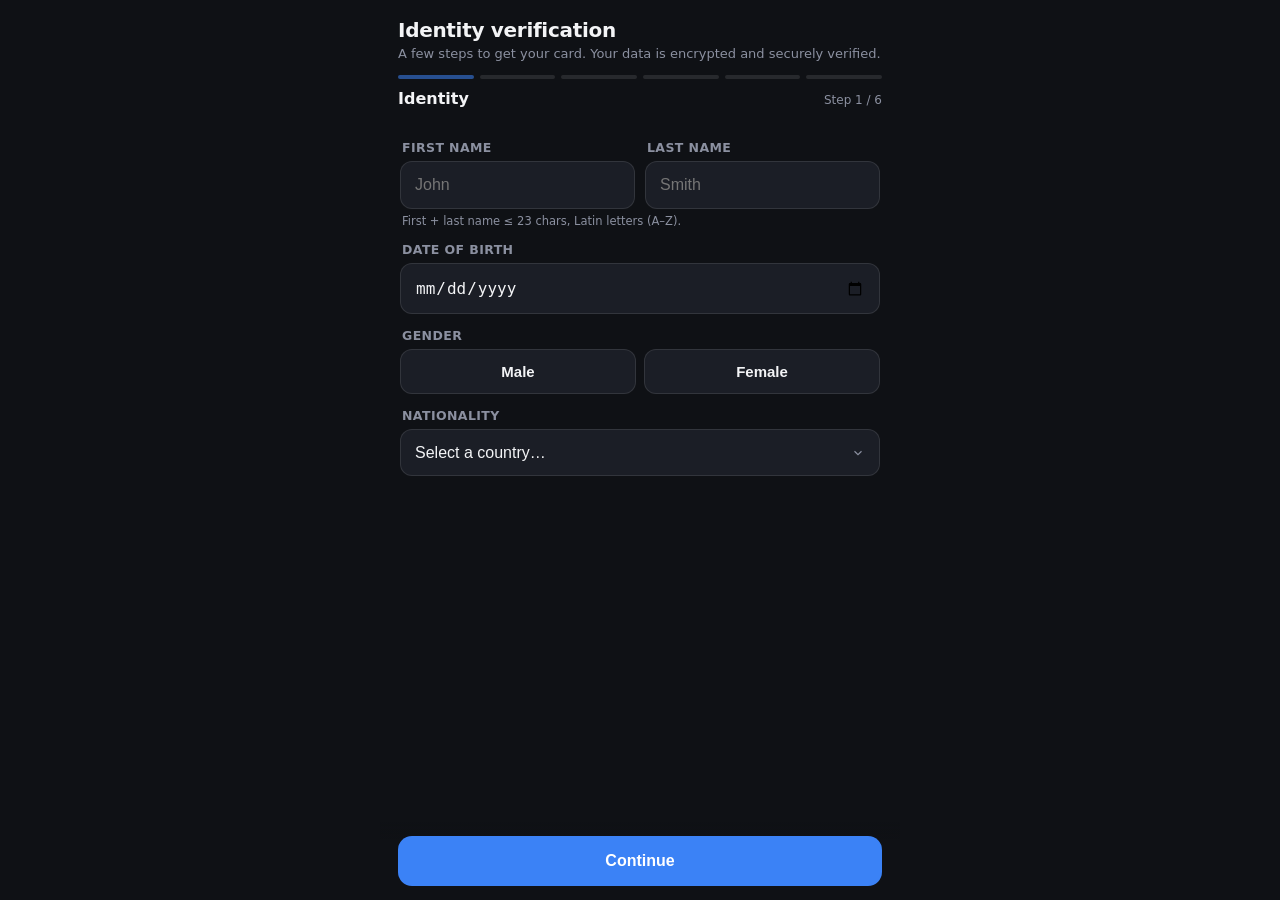
<file: miniapp_telegram/kyc.html>
<!DOCTYPE html>
<html>
<head>
<meta charset="utf-8" />
<meta name="viewport" content="width=device-width, initial-scale=1, maximum-scale=1, user-scalable=no" />
<title>KYC</title>
<script src="https://telegram.org/js/telegram-web-app.js"></script>
<style>
  :root{
    --bg: var(--tg-theme-bg-color, #0f1115);
    --card: var(--tg-theme-secondary-bg-color, #1b1e26);
    --text: var(--tg-theme-text-color, #f3f4f6);
    --hint: var(--tg-theme-hint-color, #8b90a0);
    --accent: var(--tg-theme-button-color, #3b82f6);
    --accent-text: var(--tg-theme-button-text-color, #fff);
    --border: rgba(255,255,255,.10);
    --ok:#22c55e; --err:#ef4444;
  }
  *{box-sizing:border-box; -webkit-tap-highlight-color:transparent}
  html,body{margin:0; background:var(--bg); color:var(--text);
    font-family:-apple-system,BlinkMacSystemFont,"Segoe UI",system-ui,sans-serif;}
  body{padding:0 18px 120px; max-width:520px; margin:0 auto;}
  header{position:sticky; top:0; background:var(--bg); padding:18px 0 12px; z-index:5;}
  .title{font-size:20px; font-weight:800; letter-spacing:-.3px; margin:0;}
  .subtitle{font-size:13px; color:var(--hint); margin:4px 0 14px;}
  .steps{display:flex; gap:6px;}
  .steps i{flex:1; height:4px; border-radius:99px; background:var(--border); transition:.3s;}
  .steps i.done{background:var(--accent);} .steps i.cur{background:var(--accent); opacity:.55;}
  .stepmeta{display:flex; justify-content:space-between; align-items:baseline; margin-top:10px;}
  .stepmeta b{font-size:16px; font-weight:700;} .stepmeta span{font-size:12px; color:var(--hint);}
  .viewport{overflow:hidden;}
  .track{display:flex; transition:transform .35s cubic-bezier(.4,0,.2,1);}
  .panel{min-width:100%; padding:6px 2px 2px; opacity:.4; transition:opacity .35s;}
  .panel.active{opacity:1;}
  label{display:block; font-size:12.5px; font-weight:600; color:var(--hint);
    margin:14px 2px 6px; text-transform:uppercase; letter-spacing:.4px;}
  .field{position:relative;}
  input,select{width:100%; padding:14px; font-size:16px; color:var(--text);
    background:var(--card); border:1.5px solid var(--border); border-radius:12px; outline:none;
    transition:border-color .15s, box-shadow .15s; appearance:none;}
  input:focus,select:focus{border-color:var(--accent); box-shadow:0 0 0 3px color-mix(in srgb,var(--accent) 22%,transparent);}
  input.bad,select.bad{border-color:var(--err);}
  select{background-image:url("data:image/svg+xml;utf8,<svg xmlns='http://www.w3.org/2000/svg' width='14' height='14' viewBox='0 0 24 24' fill='none' stroke='%238b90a0' stroke-width='2'><path d='M6 9l6 6 6-6'/></svg>");
    background-repeat:no-repeat; background-position:right 14px center; padding-right:38px;}
  .row{display:flex; gap:10px;} .row>*{flex:1;} .row .grow2{flex:2;}
  .hint{font-size:11.5px; color:var(--hint); margin:5px 2px 0;}
  .seg{display:flex; gap:8px;}
  .seg button{flex:1; padding:13px; border:1.5px solid var(--border); background:var(--card);
    color:var(--text); border-radius:12px; font-size:15px; font-weight:600;}
  .seg button.on{border-color:var(--accent); background:color-mix(in srgb,var(--accent) 16%,transparent);}
  .drop{display:flex; align-items:center; gap:14px; padding:16px; border:1.5px dashed var(--border);
    border-radius:14px; background:var(--card); cursor:pointer; transition:.15s;}
  .drop:active{transform:scale(.99);}
  .drop.filled{border-style:solid; border-color:var(--ok);}
  .drop .ic{width:46px; height:46px; flex:none; border-radius:12px; display:grid; place-items:center;
    background:color-mix(in srgb,var(--accent) 18%,transparent); font-size:22px;}
  .drop .tx b{display:block; font-size:14.5px; font-weight:700;}
  .drop .tx small{color:var(--hint); font-size:12px;}
  .drop img{width:46px; height:46px; border-radius:12px; object-fit:cover; flex:none; display:none;}
  .drop.filled img{display:block;} .drop.filled .ic{display:none;}
  .err-msg{color:var(--err); font-size:12px; margin:6px 2px 0; display:none;}
  .err-msg.show{display:block;}
  .recap{background:var(--card); border:1px solid var(--border); border-radius:14px; overflow:hidden;}
  .recap div{display:flex; justify-content:space-between; gap:12px; padding:11px 14px; font-size:13.5px; border-top:1px solid var(--border);}
  .recap div:first-child{border-top:0;} .recap span{color:var(--hint);} .recap b{font-weight:600; text-align:right; word-break:break-word;}
  .fab{position:fixed; left:0; right:0; bottom:0; padding:14px 18px calc(14px + env(safe-area-inset-bottom));
    background:linear-gradient(transparent,var(--bg) 22%); max-width:520px; margin:0 auto;}
  .fab button{width:100%; padding:16px; border:0; border-radius:14px; background:var(--accent);
    color:var(--accent-text); font-size:16px; font-weight:800;}
  .final{text-align:center; padding:40px 10px;}
  .final .emoji{font-size:54px;} .final h2{margin:14px 0 6px; font-size:20px;}
  .final p{color:var(--hint); font-size:14px; line-height:1.5;}
  .spin{width:42px;height:42px;border:4px solid var(--border);border-top-color:var(--accent);
    border-radius:50%;animation:spin 1s linear infinite;margin:0 auto;}
  @keyframes spin{to{transform:rotate(360deg)}}
  .hide{display:none!important;}
</style>
</head>
<body>
  <header>
    <h1 class="title" data-i18n="title"></h1>
    <p class="subtitle" data-i18n="subtitle"></p>
    <div class="steps" id="bars"></div>
    <div class="stepmeta"><b id="stepTitle"></b><span id="stepCount"></span></div>
  </header>

  <main id="wizard">
    <div class="viewport"><div class="track" id="track">

      <section class="panel" data-tk="s_identity">
        <div class="row">
          <div class="field"><label data-i18n="l_first"></label><input name="firstName" data-req placeholder="John"><div class="err-msg" data-i18n="e_req"></div></div>
          <div class="field"><label data-i18n="l_last"></label><input name="lastName" data-req placeholder="Smith"><div class="err-msg" data-i18n="e_req"></div></div>
        </div>
        <div class="hint" data-i18n="h_name"></div>
        <label data-i18n="l_dob"></label>
        <div class="field"><input name="dateOfBirth" type="date" data-req><div class="err-msg" data-i18n="e_req"></div></div>
        <label data-i18n="l_gender"></label>
        <div class="seg" id="genderSeg">
          <button type="button" data-v="M" data-i18n="g_m"></button>
          <button type="button" data-v="F" data-i18n="g_f"></button>
        </div>
        <input type="hidden" name="gender" data-req>
        <div class="err-msg" id="genderErr" data-i18n="e_gender"></div>
        <label data-i18n="l_nat"></label>
        <div class="field"><select name="nationality" data-req data-country></select><div class="err-msg" data-i18n="e_req"></div></div>
      </section>

      <section class="panel" data-tk="s_contact">
        <label data-i18n="l_email"></label>
        <div class="field"><input name="email" type="email" data-req placeholder="john@example.com"><div class="err-msg" data-i18n="e_email"></div></div>
        <label data-i18n="l_phone"></label>
        <div class="row">
          <div class="field" style="max-width:96px"><input name="phoneCountryCode" data-req placeholder="1" inputmode="numeric"><div class="err-msg" data-i18n="e_req"></div></div>
          <div class="field grow2"><input name="phoneNumber" data-req placeholder="2025550123" inputmode="numeric"><div class="err-msg" data-i18n="e_req"></div></div>
        </div>
        <div class="hint" data-i18n="h_phone"></div>
      </section>

      <section class="panel" data-tk="s_address">
        <label data-i18n="l_addr"></label>
        <div class="field"><input name="addr_line1" data-req placeholder="123 Main St"><div class="err-msg" data-i18n="e_req"></div></div>
        <input name="addr_line2" data-i18n-ph="ph_line2" style="margin-top:8px">
        <div class="row">
          <div class="field grow2"><label data-i18n="l_city"></label><input name="addr_city" data-req placeholder="New York"><div class="err-msg" data-i18n="e_req"></div></div>
          <div class="field"><label data-i18n="l_state"></label><input name="addr_state" data-req maxlength="40" placeholder="NY"><div class="err-msg" data-i18n="e_req"></div></div>
        </div>
        <div class="row">
          <div class="field"><label data-i18n="l_postal"></label><input name="addr_postal" data-req placeholder="10001"><div class="err-msg" data-i18n="e_req"></div></div>
          <div class="field"><label data-i18n="l_country"></label><select name="addr_country" data-req data-country></select><div class="err-msg" data-i18n="e_req"></div></div>
        </div>
        <div class="hint" data-i18n="h_addr"></div>
      </section>

      <section class="panel" data-tk="s_id">
        <div class="row">
          <div class="field grow2"><label data-i18n="l_idtype"></label>
            <select name="idType" data-req></select></div>
          <div class="field grow2"><label data-i18n="l_idnum"></label><input name="nationalId" data-req placeholder="123456789"><div class="err-msg" data-i18n="e_req"></div></div>
        </div>
        <div class="row">
          <div class="field"><label data-i18n="l_issue"></label><input name="issueDate" type="date"></div>
          <div class="field"><label data-i18n="l_expiry"></label><input name="expiryDate" type="date"></div>
        </div>
        <label data-i18n="l_idfront"></label>
        <div class="drop" id="d_idFront"><div class="ic">🪪</div><img><div class="tx"><b data-i18n="d_front_t"></b><small data-i18n="d_front_s"></small></div></div>
        <input id="idFront" name="idFront" type="file" accept="image/*" class="hide" data-req>
        <div class="err-msg" id="idFrontErr" data-i18n="e_photo"></div>
        <div id="idBackWrap">
          <label data-i18n="l_idback"></label>
          <div class="drop" id="d_idBack"><div class="ic">🪪</div><img><div class="tx"><b data-i18n="d_back_t"></b><small data-i18n="d_back_s"></small></div></div>
        </div>
        <input id="idBack" name="idBack" type="file" accept="image/*" class="hide">
      </section>

      <section class="panel" data-tk="s_selfie">
        <p class="hint" style="margin-top:8px" data-i18n="h_selfie"></p>
        <div class="drop" id="d_selfie" style="margin-top:10px"><div class="ic">🤳</div><img><div class="tx"><b data-i18n="d_selfie_t"></b><small data-i18n="d_selfie_s"></small></div></div>
        <input id="selfie" name="selfie" type="file" accept="image/*" class="hide" data-req>
        <div class="err-msg" id="selfieErr" data-i18n="e_photo"></div>
      </section>

      <section class="panel" data-tk="s_review">
        <p class="hint" style="margin-top:8px" data-i18n="h_review"></p>
        <div class="recap" id="recap"></div>
      </section>

    </div></div>
  </main>

  <div class="fab hide" id="fab"><button id="next"></button></div>
  <div id="done" class="final hide"></div>

<script>
const I18N={
  en:{title:"Identity verification",subtitle:"A few steps to get your card. Your data is encrypted and securely verified.",
    s_identity:"Identity",s_contact:"Contact",s_address:"Address",s_id:"ID document",s_selfie:"Selfie",s_review:"Review",
    l_first:"First name",l_last:"Last name",l_dob:"Date of birth",l_gender:"Gender",g_m:"Male",g_f:"Female",l_nat:"Nationality",
    l_email:"Email",l_phone:"Phone",l_addr:"Address",l_city:"City",l_state:"State/Region",l_postal:"Postal code",l_country:"Country",sel_country:"Select a country…",
    l_idtype:"Type",l_idnum:"Document no.",l_issue:"Issued on",l_expiry:"Expires on",l_idfront:"ID photo — front",l_idback:"ID photo — back (if card/licence)",
    t_passport:"Passport",t_idcard:"ID card",t_dln:"Driver's licence",t_cnric:"National ID (China)",t_hkid:"HKID (Hong Kong)",t_uae:"UAE Residency Permit",
    h_name:"First + last name ≤ 23 chars, Latin letters (A–Z).",h_phone:"Dialing code without “+” (e.g. 33), then number without it.",
    h_addr:"⚠️ Country must match the card program. State/Region is required — a region name (e.g. Gironde) or a US 2-letter code (NY). Letters, numbers, spaces only.",h_selfie:"Take a clear selfie, face fully visible, no mask/glasses if possible. No edited photo.",
    h_review:"Check your information before sending.",ph_line2:"Apt, suite (optional)",
    d_front_t:"Front of the document",d_front_s:"Sharp photo, whole document in frame",d_back_t:"Back (optional)",d_back_s:"Not needed for a passport",
    d_selfie_t:"Take a selfie",d_selfie_s:"Front camera",
    btn_continue:"Continue",btn_submit:"Submit verification",btn_retry:"Retry",step:"Step",
    e_req:"Required",e_email:"Invalid email",e_2:"2-letter code",e_gender:"Pick one",e_photo:"Photo required",e_age:"You must be between 18 and 65.",
    err_phone:"Invalid phone number — enter it without the leading 0 (e.g. 612345678).",err_ssn:"Invalid SSN (9 digits, US only).",err_us:"This card requires a US address.",err_live:"Selfie failed the liveness check — retake a clear photo, face fully visible.",err_file:"Photo unreadable — retake a sharp photo of the document.",err_state:"Invalid State/Region (letters/numbers only, e.g. NY or NA).",btn_fix:"Go back & fix",
    e_name:"Latin letters only (A–Z).",e_namelen:"First + last name: 23 characters max.",e_date:"Invalid date.",e_dob_future:"Date can't be in the future.",e_cc:"Country code: 1–3 digits.",e_phone_num:"Phone: 6–15 digits.",e_issue_future:"Issue date can't be in the future.",e_expired:"Document is expired.",e_dates:"Expiry must be after the issue date.",
    r_name:"Name",r_dob:"Birth",r_gender:"Gender",r_nat:"Nationality",r_email:"Email",r_phone:"Phone",r_addr:"Address",r_id:"Document",r_docs:"Files",
    sending_t:"Sending…",sending_p:"Checking your file.",sent_t:"Verification sent!",sent_p:"You'll be notified in the bot once reviewed.",
    kyc_pending_t:"Already in progress",kyc_pending_p:"Your verification is under review — you'll be notified in the bot.",kyc_passed_t:"Already verified ✅",kyc_passed_p:"Your verification is already approved.",
    fail_t:"Failed",fail_p:"Your verification couldn't be submitted. Please check your information and try again.",neterr_t:"Network error",idmiss_t:"Missing ID",idmiss_p:"Reopen the form from the bot."},
  fr:{title:"Vérification d'identité",subtitle:"Quelques étapes pour obtenir ta carte. Données chiffrées et vérifiées en toute sécurité.",
    s_identity:"Identité",s_contact:"Contact",s_address:"Adresse",s_id:"Pièce d'identité",s_selfie:"Selfie",s_review:"Vérification",
    l_first:"Prénom",l_last:"Nom",l_dob:"Date de naissance",l_gender:"Genre",g_m:"Homme",g_f:"Femme",l_nat:"Nationalité",
    l_email:"Email",l_phone:"Téléphone",l_addr:"Adresse",l_city:"Ville",l_state:"État/Région",l_postal:"Code postal",l_country:"Pays",sel_country:"Choisir un pays…",
    l_idtype:"Type",l_idnum:"N° du document",l_issue:"Émis le",l_expiry:"Expire le",l_idfront:"Photo de la pièce — recto",l_idback:"Photo de la pièce — verso (si carte/permis)",
    t_passport:"Passeport",t_idcard:"Carte d'identité",t_dln:"Permis de conduire",t_cnric:"Carte d'identité (Chine)",t_hkid:"HKID (Hong Kong)",t_uae:"Titre de séjour (EAU)",
    h_name:"Prénom + nom ≤ 23 caractères, lettres latines (A–Z).",h_phone:"Indicatif sans « + » (ex. 33), puis le numéro sans l'indicatif.",
    h_addr:"⚠️ Le pays doit correspondre au programme. État/Région obligatoire — un nom de région (ex. Gironde) ou un code US à 2 lettres (NY). Lettres, chiffres, espaces uniquement.",h_selfie:"Selfie net, visage bien visible, sans masque ni lunettes si possible. Pas de photo retouchée.",
    h_review:"Vérifie tes informations avant l'envoi.",ph_line2:"Apt, suite (optionnel)",
    d_front_t:"Recto de la pièce",d_front_s:"Photo nette, document entier dans le cadre",d_back_t:"Verso (optionnel)",d_back_s:"Inutile pour un passeport",
    d_selfie_t:"Prendre un selfie",d_selfie_s:"Caméra frontale",
    btn_continue:"Continuer",btn_submit:"Envoyer ma vérification",btn_retry:"Réessayer",step:"Étape",
    e_req:"Requis",e_email:"Email invalide",e_2:"Code 2 lettres",e_gender:"Choisis une option",e_photo:"Photo requise",e_age:"Tu dois avoir entre 18 et 65 ans.",
    err_phone:"Numéro invalide — saisis-le sans le 0 initial (ex. 612345678).",err_ssn:"SSN invalide (9 chiffres, US uniquement).",err_us:"Cette carte exige une adresse US.",err_live:"Le selfie a échoué au test de vivacité — reprends une photo nette, visage bien visible.",err_file:"Photo illisible — reprends une photo nette du document.",err_state:"État/Région invalide (lettres/chiffres, ex. NY ou NA).",btn_fix:"Revenir corriger",
    e_name:"Lettres latines uniquement (A–Z).",e_namelen:"Prénom + nom : 23 caractères max.",e_date:"Date invalide.",e_dob_future:"La date ne peut pas être dans le futur.",e_cc:"Indicatif : 1 à 3 chiffres.",e_phone_num:"Téléphone : 6 à 15 chiffres.",e_issue_future:"La date d'émission ne peut pas être dans le futur.",e_expired:"Le document est expiré.",e_dates:"L'expiration doit être après la date d'émission.",
    r_name:"Nom",r_dob:"Naissance",r_gender:"Genre",r_nat:"Nationalité",r_email:"Email",r_phone:"Téléphone",r_addr:"Adresse",r_id:"Pièce",r_docs:"Fichiers",
    sending_t:"Envoi en cours…",sending_p:"Vérification de ton dossier.",sent_t:"Vérification envoyée !",sent_p:"Tu seras notifié dans le bot une fois examinée.",
    kyc_pending_t:"Déjà en cours",kyc_pending_p:"Ta vérification est en cours d'examen — tu seras notifié dans le bot.",kyc_passed_t:"Déjà validée ✅",kyc_passed_p:"Ta vérification est déjà approuvée.",
    fail_t:"Échec",fail_p:"Ta vérification n'a pas pu être envoyée. Vérifie tes informations et réessaie.",neterr_t:"Erreur réseau",idmiss_t:"Identifiant manquant",idmiss_p:"Rouvre le formulaire depuis le bot."},
  ru:{title:"Подтверждение личности",subtitle:"Несколько шагов для получения карты. Данные зашифрованы и надёжно проверяются.",
    s_identity:"Личные данные",s_contact:"Контакты",s_address:"Адрес",s_id:"Документ",s_selfie:"Селфи",s_review:"Проверка",
    l_first:"Имя",l_last:"Фамилия",l_dob:"Дата рождения",l_gender:"Пол",g_m:"Мужской",g_f:"Женский",l_nat:"Гражданство",
    l_email:"Эл. почта",l_phone:"Телефон",l_addr:"Адрес",l_city:"Город",l_state:"Штат/Регион",l_postal:"Индекс",l_country:"Страна",sel_country:"Выберите страну…",
    l_idtype:"Тип",l_idnum:"№ документа",l_issue:"Выдан",l_expiry:"Действует до",l_idfront:"Фото документа — лицевая",l_idback:"Фото документа — оборот (если карта/права)",
    t_passport:"Паспорт",t_idcard:"Удостоверение",t_dln:"Водительские права",t_cnric:"Удостоверение (Китай)",t_hkid:"HKID (Гонконг)",t_uae:"ВНЖ (ОАЭ)",
    h_name:"Имя + фамилия ≤ 23 символов, латиница (A–Z).",h_phone:"Код страны без «+» (напр. 7), затем номер без кода.",
    h_addr:"⚠️ Страна должна соответствовать программе. Штат/Регион обязателен — название региона (напр. Gironde) или код США из 2 букв (NY). Только буквы, цифры, пробелы.",h_selfie:"Чёткое селфи, лицо полностью видно, без маски/очков по возможности. Без обработки.",
    h_review:"Проверьте данные перед отправкой.",ph_line2:"Кв., офис (необязательно)",
    d_front_t:"Лицевая сторона",d_front_s:"Чёткое фото, документ целиком в кадре",d_back_t:"Оборот (необязательно)",d_back_s:"Не нужно для паспорта",
    d_selfie_t:"Сделать селфи",d_selfie_s:"Фронтальная камера",
    btn_continue:"Продолжить",btn_submit:"Отправить проверку",btn_retry:"Повторить",step:"Шаг",
    e_req:"Обязательно",e_email:"Неверный email",e_2:"Код 2 буквы",e_gender:"Выберите",e_photo:"Нужно фото",e_age:"Вам должно быть от 18 до 65 лет.",
    err_phone:"Неверный номер — без ведущего 0 (напр. 612345678).",err_ssn:"Неверный SSN (9 цифр, только США).",err_us:"Для этой карты нужен адрес США.",err_live:"Селфи не прошло проверку — переснимите чёткое фото, лицо полностью видно.",err_file:"Фото нечитаемо — переснимите чёткое фото документа.",err_state:"Неверный штат/регион (буквы/цифры, напр. NY).",btn_fix:"Вернуться и исправить",
    e_name:"Только латинские буквы (A–Z).",e_namelen:"Имя + фамилия: максимум 23 символа.",e_date:"Неверная дата.",e_dob_future:"Дата не может быть в будущем.",e_cc:"Код страны: 1–3 цифры.",e_phone_num:"Телефон: 6–15 цифр.",e_issue_future:"Дата выдачи не может быть в будущем.",e_expired:"Документ просрочен.",e_dates:"Срок действия должен быть позже даты выдачи.",
    r_name:"Имя",r_dob:"Рождение",r_gender:"Пол",r_nat:"Гражданство",r_email:"Email",r_phone:"Телефон",r_addr:"Адрес",r_id:"Документ",r_docs:"Файлы",
    sending_t:"Отправка…",sending_p:"Проверка вашей заявки.",sent_t:"Проверка отправлена!",sent_p:"Вы получите уведомление в боте после проверки.",
    kyc_pending_t:"Уже в обработке",kyc_pending_p:"Ваша проверка на рассмотрении — уведомление придёт в бот.",kyc_passed_t:"Уже подтверждено ✅",kyc_passed_p:"Ваша проверка уже одобрена.",
    fail_t:"Ошибка",fail_p:"Не удалось отправить проверку. Проверьте данные и повторите попытку.",neterr_t:"Ошибка сети",idmiss_t:"Нет идентификатора",idmiss_p:"Откройте форму заново из бота."},
};
const tg = window.Telegram?.WebApp; if(tg){tg.ready(); tg.expand();}
const qs = new URLSearchParams(location.search);
const uid = qs.get('uid') || tg?.initDataUnsafe?.user?.id || '';
// langue = celle CHOISIE dans le bot (passée via ?lang=) ; défaut anglais.
// On NE retombe PAS sur la langue du client Telegram (évite un français non voulu).
let lang = (qs.get('lang') || 'en').slice(0,2).toLowerCase();
if(!I18N[lang]) lang='en';
try{ document.documentElement.lang = lang; }catch(e){}  // aide le sélecteur de date natif
const T = I18N[lang];
document.documentElement.lang=lang;
const t=k=>T[k]||k;
// applique les traductions
document.querySelectorAll('[data-i18n]').forEach(e=>e.textContent=t(e.dataset.i18n));
document.querySelectorAll('[data-i18n-ph]').forEach(e=>e.placeholder=t(e.dataset.i18nPh));

// --- Liste pays ISO-3166-1 alpha-2 (value = code ISO2 attendu par l'API) ---
const COUNTRIES="AF:Afghanistan|AX:Åland Islands|AL:Albania|DZ:Algeria|AS:American Samoa|AD:Andorra|AO:Angola|AI:Anguilla|AG:Antigua and Barbuda|AR:Argentina|AM:Armenia|AW:Aruba|AU:Australia|AT:Austria|AZ:Azerbaijan|BS:Bahamas|BH:Bahrain|BD:Bangladesh|BB:Barbados|BY:Belarus|BE:Belgium|BZ:Belize|BJ:Benin|BM:Bermuda|BT:Bhutan|BO:Bolivia|BA:Bosnia and Herzegovina|BW:Botswana|BR:Brazil|IO:British Indian Ocean Territory|BN:Brunei|BG:Bulgaria|BF:Burkina Faso|BI:Burundi|CV:Cabo Verde|KH:Cambodia|CM:Cameroon|CA:Canada|KY:Cayman Islands|CF:Central African Republic|TD:Chad|CL:Chile|CN:China|CO:Colombia|KM:Comoros|CG:Congo|CD:Congo (DRC)|CK:Cook Islands|CR:Costa Rica|CI:Côte d'Ivoire|HR:Croatia|CU:Cuba|CW:Curaçao|CY:Cyprus|CZ:Czechia|DK:Denmark|DJ:Djibouti|DM:Dominica|DO:Dominican Republic|EC:Ecuador|EG:Egypt|SV:El Salvador|GQ:Equatorial Guinea|ER:Eritrea|EE:Estonia|SZ:Eswatini|ET:Ethiopia|FK:Falkland Islands|FO:Faroe Islands|FJ:Fiji|FI:Finland|FR:France|GF:French Guiana|PF:French Polynesia|GA:Gabon|GM:Gambia|GE:Georgia|DE:Germany|GH:Ghana|GI:Gibraltar|GR:Greece|GL:Greenland|GD:Grenada|GP:Guadeloupe|GU:Guam|GT:Guatemala|GG:Guernsey|GN:Guinea|GW:Guinea-Bissau|GY:Guyana|HT:Haiti|HN:Honduras|HK:Hong Kong|HU:Hungary|IS:Iceland|IN:India|ID:Indonesia|IR:Iran|IQ:Iraq|IE:Ireland|IM:Isle of Man|IL:Israel|IT:Italy|JM:Jamaica|JP:Japan|JE:Jersey|JO:Jordan|KZ:Kazakhstan|KE:Kenya|KI:Kiribati|KW:Kuwait|KG:Kyrgyzstan|LA:Laos|LV:Latvia|LB:Lebanon|LS:Lesotho|LR:Liberia|LY:Libya|LI:Liechtenstein|LT:Lithuania|LU:Luxembourg|MO:Macao|MG:Madagascar|MW:Malawi|MY:Malaysia|MV:Maldives|ML:Mali|MT:Malta|MH:Marshall Islands|MQ:Martinique|MR:Mauritania|MU:Mauritius|YT:Mayotte|MX:Mexico|FM:Micronesia|MD:Moldova|MC:Monaco|MN:Mongolia|ME:Montenegro|MS:Montserrat|MA:Morocco|MZ:Mozambique|MM:Myanmar|NA:Namibia|NR:Nauru|NP:Nepal|NL:Netherlands|NC:New Caledonia|NZ:New Zealand|NI:Nicaragua|NE:Niger|NG:Nigeria|NU:Niue|MK:North Macedonia|KP:North Korea|NO:Norway|OM:Oman|PK:Pakistan|PW:Palau|PS:Palestine|PA:Panama|PG:Papua New Guinea|PY:Paraguay|PE:Peru|PH:Philippines|PL:Poland|PT:Portugal|PR:Puerto Rico|QA:Qatar|RE:Réunion|RO:Romania|RU:Russia|RW:Rwanda|BL:Saint Barthélemy|KN:Saint Kitts and Nevis|LC:Saint Lucia|MF:Saint Martin|VC:Saint Vincent and the Grenadines|WS:Samoa|SM:San Marino|ST:São Tomé and Príncipe|SA:Saudi Arabia|SN:Senegal|RS:Serbia|SC:Seychelles|SL:Sierra Leone|SG:Singapore|SX:Sint Maarten|SK:Slovakia|SI:Slovenia|SB:Solomon Islands|SO:Somalia|ZA:South Africa|KR:South Korea|SS:South Sudan|ES:Spain|LK:Sri Lanka|SD:Sudan|SR:Suriname|SE:Sweden|CH:Switzerland|SY:Syria|TW:Taiwan|TJ:Tajikistan|TZ:Tanzania|TH:Thailand|TL:Timor-Leste|TG:Togo|TK:Tokelau|TO:Tonga|TT:Trinidad and Tobago|TN:Tunisia|TR:Türkiye|TM:Turkmenistan|TC:Turks and Caicos Islands|TV:Tuvalu|UG:Uganda|UA:Ukraine|AE:United Arab Emirates|GB:United Kingdom|US:United States|UY:Uruguay|UZ:Uzbekistan|VU:Vanuatu|VA:Vatican City|VE:Venezuela|VN:Vietnam|VG:Virgin Islands (British)|VI:Virgin Islands (U.S.)|YE:Yemen|ZM:Zambia|ZW:Zimbabwe"
  .split("|").map(s=>{const i=s.indexOf(":");return [s.slice(0,i),s.slice(i+1)];});
const COUNTRY_NAME=Object.fromEntries(COUNTRIES);
const flag=iso=>iso.replace(/./g,c=>String.fromCodePoint(0x1F1E6+c.charCodeAt(0)-65));
document.querySelectorAll('select[data-country]').forEach(sel=>{
  let html=`<option value="" disabled selected>${t('sel_country')}</option>`;
  COUNTRIES.forEach(([iso,name])=>{ html+=`<option value="${iso}">${flag(iso)}  ${name}</option>`; });
  sel.innerHTML=html;
});

const panels=[...document.querySelectorAll('.panel')];
const track=document.getElementById('track'); const bars=document.getElementById('bars');
panels.forEach(()=>bars.insertAdjacentHTML('beforeend','<i></i>')); const barEls=[...bars.children];
let step=0; const LAST=panels.length-1;
const useMain = !!tg?.MainButton;       // un seul bouton : MainButton si dispo, sinon .fab
if(!useMain) document.getElementById('fab').classList.remove('hide');

const seg=document.getElementById('genderSeg'); const genderInput=document.querySelector('input[name=gender]');
seg.querySelectorAll('button').forEach(b=>b.onclick=()=>{
  seg.querySelectorAll('button').forEach(x=>x.classList.remove('on')); b.classList.add('on');
  genderInput.value=b.dataset.v; document.getElementById('genderErr').classList.remove('show');});

function bindDrop(id){const inp=document.getElementById(id),zone=document.getElementById('d_'+id),img=zone.querySelector('img');
  zone.onclick=()=>inp.click();
  inp.onchange=()=>{const f=inp.files[0]; if(!f)return; zone.classList.add('filled'); img.src=URL.createObjectURL(f);
    (document.getElementById(id+'Err')||{classList:{remove(){}}}).classList.remove('show');};}
['idFront','idBack','selfie'].forEach(bindDrop);

// idType DYNAMIQUE selon la nationalité (cohérence exigée par Interlace).
const idTypeSel=document.querySelector('select[name=idType]');
const natSel=document.querySelector('select[name=nationality]');
function idTypeOptions(nat){
  nat=(nat||'').toUpperCase();
  const list=[['PASSPORT','t_passport']];        // passeport : toujours dispo
  if(nat==='CN') list.push(['CN-RIC','t_cnric']);
  else if(nat==='HK') list.push(['HK-HKID','t_hkid']);
  else {
    list.push(['Government-Issued ID Card','t_idcard']);
    list.push(['DLN','t_dln']);
    if(nat==='AE') list.push(['UAE Residency Permit','t_uae']);
  }
  return list;
}
function refreshIdTypes(){
  const prev=idTypeSel.value;
  idTypeSel.innerHTML=idTypeOptions(natSel&&natSel.value).map(
    ([v,k])=>`<option value="${v}">${t(k)}</option>`).join('');
  if([...idTypeSel.options].some(o=>o.value===prev)) idTypeSel.value=prev;
  toggleBack();
}
// Passeport = une seule face -> on masque le verso (réaffiché pour CNI/permis/etc.)
function toggleBack(){ const isPass=idTypeSel.value==='PASSPORT';
  document.getElementById('idBackWrap').style.display=isPass?'none':'block';
  if(isPass){ const ib=document.getElementById('idBack'); ib.value='';
    document.getElementById('d_idBack').classList.remove('filled'); } }
idTypeSel.addEventListener('change',toggleBack);
if(natSel) natSel.addEventListener('change',refreshIdTypes);
refreshIdTypes();

function render(){
  track.style.transform=`translateX(-${step*100}%)`;
  panels.forEach((p,i)=>p.classList.toggle('active',i===step));
  barEls.forEach((b,i)=>b.className=i<step?'done':(i===step?'cur':''));
  document.getElementById('stepTitle').textContent=t(panels[step].dataset.tk);
  document.getElementById('stepCount').textContent=`${t('step')} ${step+1} / ${panels.length}`;
  if(step===LAST) buildRecap();
  const label = step===LAST ? t('btn_submit') : t('btn_continue');
  document.getElementById('next').textContent=label;
  if(useMain){ tg.MainButton.setText(label); tg.MainButton.show(); tg.MainButton.enable(); }
  if(tg?.BackButton){ step>0?tg.BackButton.show():tg.BackButton.hide(); }
  window.scrollTo({top:0,behavior:'smooth'});
}
function _age(s){ const b=new Date(s); if(isNaN(b)) return 0; const n=new Date();
  let a=n.getFullYear()-b.getFullYear(); const m=n.getMonth()-b.getMonth();
  if(m<0||(m===0&&n.getDate()<b.getDate())) a--; return a; }
function _emEl(el){
  return document.getElementById((el.name||el.id||'')+'Err')
    || document.getElementById((el.id||'')+'Err')
    || el.closest('.field')?.querySelector('.err-msg')
    || el.parentElement?.querySelector('.err-msg'); }
function showErr(el,key){ if(el.type!=='hidden'&&el.type!=='file') el.classList.add('bad');
  const em=_emEl(el); if(em){ em.textContent=t(key); em.classList.add('show'); } }
function clearErr(el){ if(el.classList) el.classList.remove('bad');
  const em=_emEl(el); if(em) em.classList.remove('show'); }
// Validation par champ : renvoie une clé d'erreur i18n, ou null si OK.
function fieldError(el){
  const name=el.name||el.id, v=(el.value||'').trim();
  if(el.type==='file') return (el.hasAttribute('data-req')&&el.files.length===0)?'e_photo':null;
  if(!v) return el.hasAttribute('data-req')?'e_req':null;     // vide : requis -> err, sinon OK
  if(name==='email' && !/^[^@\s]+@[^@\s]+\.[^@\s]+$/.test(v)) return 'e_email';
  if(name==='firstName'||name==='lastName'){
    if(!/^[A-Za-zÀ-ÿ][A-Za-zÀ-ÿ '\-]*$/.test(v)) return 'e_name';
    const fn=(document.querySelector('[name=firstName]')?.value||'').trim();
    const ln=(document.querySelector('[name=lastName]')?.value||'').trim();
    if(fn.length+ln.length>23) return 'e_namelen'; }
  if(name==='dateOfBirth'){ const b=new Date(v); if(isNaN(b)) return 'e_date';
    if(b>new Date()) return 'e_dob_future'; const a=_age(v); if(a<18||a>65) return 'e_age'; }
  if(name==='phoneCountryCode' && !/^\d{1,3}$/.test(v)) return 'e_cc';
  if(name==='phoneNumber' && !/^\d{6,15}$/.test(v)) return 'e_phone_num';
  if(name==='addr_state' && !/^[A-Za-z0-9 ]+$/.test(v)) return 'err_state';
  if(name==='issueDate' && new Date(v)>new Date()) return 'e_issue_future';
  if(name==='expiryDate'){ const exp=new Date(v); if(exp<new Date()) return 'e_expired';
    const iss=document.querySelector('[name=issueDate]')?.value;
    if(iss && new Date(iss)>exp) return 'e_dates'; }
  return null;
}
function validStep(){
  let ok=true;
  panels[step].querySelectorAll('input,select').forEach(el=>{
    if(el.type==='hidden' && (el.name||el.id)!=='gender') return;
    const err=fieldError(el);
    if(err){ ok=false; showErr(el,err); } });
  return ok;
}
// erreurs en temps réel : on valide au blur, on efface dès qu'on corrige
document.addEventListener('focusout', e=>{ const el=e.target;
  if(el && el.matches && el.matches('input,select') && (el.name||el.id)){
    const err=fieldError(el); if(err) showErr(el,err); else clearErr(el); } });
document.addEventListener('input', e=>{ if(e.target) clearErr(e.target); });
function buildRecap(){
  const g=v=>document.querySelector(`[name="${v}"]`)?.value||'—';
  const cn=v=>{const c=document.querySelector(`[name="${v}"]`)?.value;return c?`${flag(c)} ${COUNTRY_NAME[c]||c}`:'—';};
  const gd=genderInput.value==='F'?t('g_f'):(genderInput.value==='M'?t('g_m'):'—');
  const rows=[[t('r_name'),`${g('firstName')} ${g('lastName')}`],[t('r_dob'),g('dateOfBirth')],[t('r_gender'),gd],
    [t('r_nat'),cn('nationality')],[t('r_email'),g('email')],[t('r_phone'),`+${g('phoneCountryCode')} ${g('phoneNumber')}`],
    [t('r_addr'),`${g('addr_line1')}, ${g('addr_city')} ${g('addr_state')} ${g('addr_postal')}, ${cn('addr_country')}`],
    [t('r_id'),`${document.querySelector('[name=idType]').selectedOptions[0].text} · ${g('nationalId')}`],
    [t('r_docs'),`${document.getElementById('idFront').files.length?'✓':'—'} ${document.getElementById('idBack').files.length?'✓':''} ${document.getElementById('selfie').files.length?'🤳':''}`]];
  document.getElementById('recap').innerHTML=rows.map(([k,v])=>`<div><span>${k}</span><b>${v}</b></div>`).join('');
}
async function advance(){ if(!validStep()){ tg?.HapticFeedback?.notificationOccurred?.('error'); return; }
  if(step<LAST){ step++; render(); return; } await submit(); }
document.getElementById('next').onclick=advance;
if(useMain) tg.MainButton.onClick(advance);
if(tg?.BackButton) tg.BackButton.onClick(()=>{ if(step>0){step--; render();} });
async function submit(){
  if(!uid){ showFinal('⚠️',t('idmiss_t'),t('idmiss_p')); return; }
  document.getElementById('wizard').classList.add('hide'); document.getElementById('fab').classList.add('hide');
  if(useMain) tg.MainButton.hide(); if(tg?.BackButton) tg.BackButton.hide();
  showFinal('<div class="spin"></div>',t('sending_t'),t('sending_p'));
  const fd=new FormData();
  document.querySelectorAll('[name]').forEach(el=>{ if(el.type==='file'){ if(el.files[0]) fd.append(el.name,el.files[0]); }
    else if(el.value) fd.append(el.name,el.value); });
  fd.append('uid',uid); fd.append('lang',lang); if(tg?.initData) fd.append('initData',tg.initData);
  try{ const r=await fetch('/api/kyc_submit',{method:'POST',body:fd}); const j=await r.json();
    if(j.success){ tg?.HapticFeedback?.notificationOccurred?.('success'); showFinal('✅',t('sent_t'),t('sent_p')); if(tg) setTimeout(()=>tg.close(),3200); }
    else if(j.code==='kyc_pending'){ showFinal('⏳',t('kyc_pending_t'),t('kyc_pending_p')); if(tg) setTimeout(()=>tg.close(),3200); }
    else if(j.code==='kyc_passed'){ showFinal('✅',t('kyc_passed_t'),t('kyc_passed_p')); if(tg) setTimeout(()=>tg.close(),3200); }
    else { tg?.HapticFeedback?.notificationOccurred?.('error'); showFinal('⚠️',t('fail_t'),mapErr(j.message)); retryBtn(); } }
  catch(e){ showFinal('⚠️',t('neterr_t'),String(e)); retryBtn(); }
}
function mapErr(m){ m=(m||'').toLowerCase();
  if(m.includes('phone')) return t('err_phone');
  if(m.includes('ssn')) return t('err_ssn');
  if(m.includes('us address')||m.includes('must be a us')) return t('err_us');
  if(m.includes('liveness')) return t('err_live');
  if(m.includes('analyzing file')||m.includes('corrupted')||m.includes('unsupported')) return t('err_file');
  if(m.includes('state')) return t('err_state');
  return t('fail_p'); }
function showFinal(emoji,h2,p){ const d=document.getElementById('done'); d.classList.remove('hide');
  d.innerHTML=`<div class="emoji">${emoji}</div><h2>${h2}</h2><p>${p}</p><div id="rb"></div>`; }
function backToForm(){ document.getElementById('done').classList.add('hide');
  document.getElementById('wizard').classList.remove('hide');
  if(!useMain) document.getElementById('fab').classList.remove('hide');
  render(); }   // ré-affiche les boutons (MainButton/Back) ; les données saisies sont conservées
function retryBtn(){ const rb=document.getElementById('rb');
  rb.innerHTML=`<button id="rbBtn" style="margin-top:18px;padding:14px 22px;border:0;border-radius:12px;background:var(--accent);color:var(--accent-text);font-weight:700">${t('btn_fix')}</button>`;
  document.getElementById('rbBtn').onclick=backToForm; }
function blockScreen(emoji,h2,p){ document.getElementById('wizard').classList.add('hide');
  document.getElementById('fab').classList.add('hide'); if(useMain&&tg?.MainButton) tg.MainButton.hide();
  if(tg?.BackButton) tg.BackButton.hide(); showFinal(emoji,h2,p); }
async function init(){
  if(uid){ try{
    const s=await (await fetch('/api/kyc_status?uid='+encodeURIComponent(uid))).json();
    if(s.status==='PENDING'){ blockScreen('⏳',t('kyc_pending_t'),t('kyc_pending_p')); return; }
    if(s.status==='PASSED'||s.status==='ACTIVE'){ blockScreen('✅',t('kyc_passed_t'),t('kyc_passed_p')); return; }
  }catch(e){} }
  render();
}
init();
</script>
</body>
</html>
</file>
